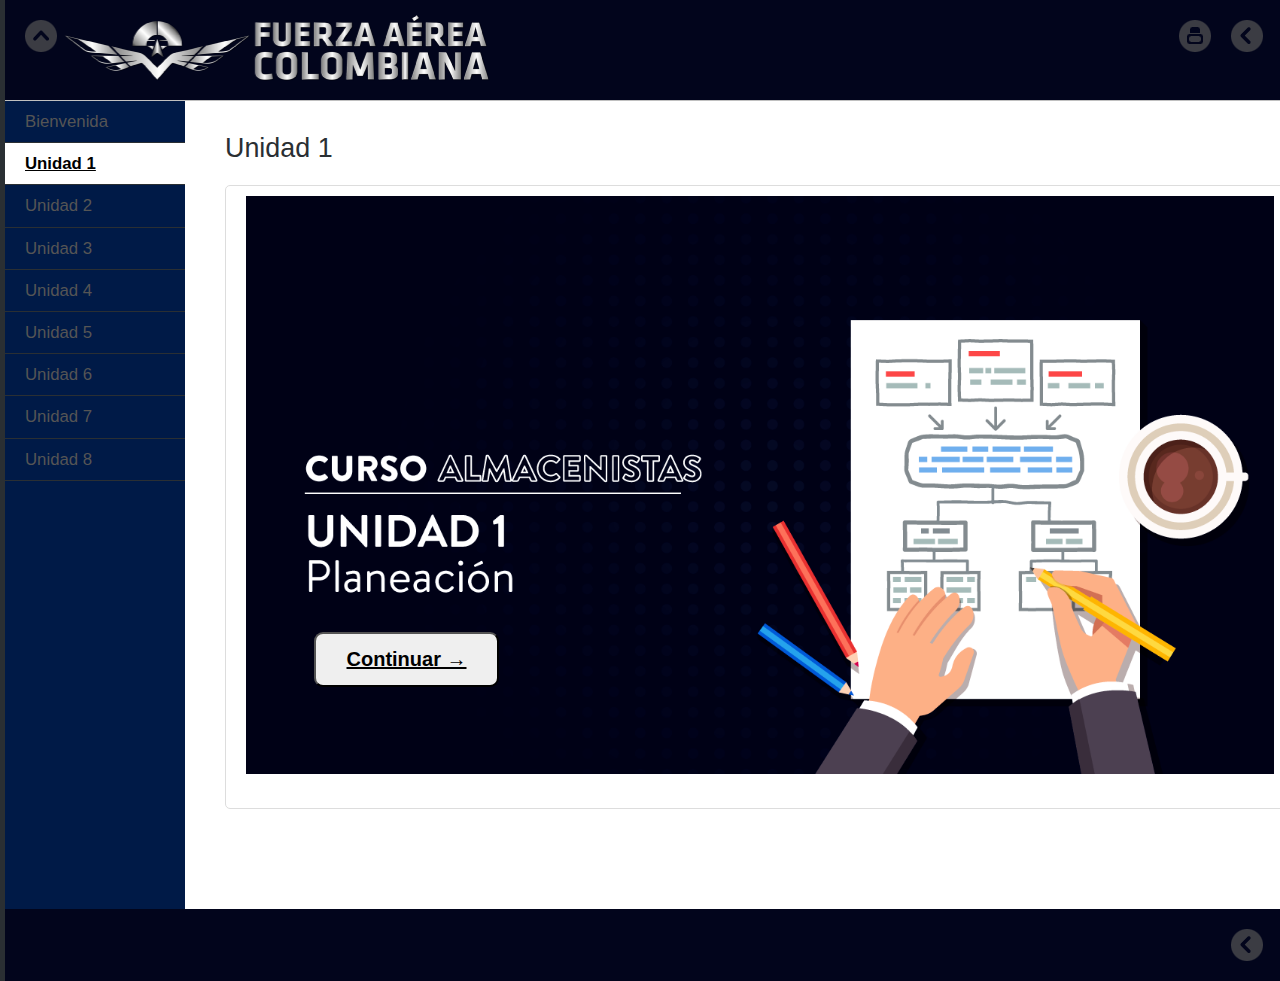
<file: unidad_1.html>
<!doctype html>
<html lang="es">
<head>
   <link rel="stylesheet" href="https://cdnjs.cloudflare.com/ajax/libs/animate.css/4.1.1/animate.min.css"/>
<link rel="stylesheet" type="text/css" href="base.css" />
<link rel="stylesheet" type="text/css" href="content.css" />
<link rel="stylesheet" type="text/css" href="nav.css" />
<meta http-equiv="content-type" content="text/html;  charset=utf-8" />
<title>Unidad 1 | CURSO </title>
<link rel="shortcut icon" href="favicon.ico" type="image/x-icon" />
<meta name="author" content="CURSO" />
<link rel="license" type="text/html" href="http://creativecommons.org/licenses/by-sa/4.0/" />
<meta name="generator" content="eXeLearning 2.6 - exelearning.net" />
<!--[if lt IE 9]><script type="text/javascript" src="exe_html5.js"></script><![endif]-->
<script type="text/javascript" src="exe_jquery.js"></script>
<script type="text/javascript" src="common_i18n.js"></script>
<script type="text/javascript" src="common.js"></script>
<meta name="viewport" content="width=device-width, initial-scale=1" />
    </head>
<body class="exe-web-site" id="exe-node-12"><script type="text/javascript">document.body.className+=" js"</script>
<div id="content">
<p id="skipNav"><a href="#main" class="sr-av">Saltar la navegación</a></p>
<header id="header" ></header>
<nav id="siteNav">
<ul>
   <li><a href="index.html" class="daddy main-node">Bienvenida</a></li>
   <li id="active"><a href="unidad_1.html" class="active no-ch">Unidad 1</a></li>
   <ul class="other-section">
      <li><a href="planificacion.html" class="no-ch">Planificación</a></li>
   </ul>
   
   
   <li><a href="unidad_2.html" class="no-ch">Unidad 2</a></li>
   <li><a href="unidad_3.html" class="no-ch">Unidad 3</a></li>
   <li><a href="unidad_4.html" class="no-ch">Unidad 4</a></li>
   <li><a href="unidad_5.html" class="no-ch">Unidad 5</a></li>
   <li><a href="unidad_6.html" class="no-ch">Unidad 6</a></li>
   <li><a href="unidad_7.html" class="no-ch">Unidad 7</a></li>
   <li><a href="unidad_8.html" class="no-ch">Unidad 8</a></li>
</ul>
</nav>
<div id="topPagination">
<nav class="pagination noprt">
<a href="index.html" class="prev"><span><span>&laquo; </span>Anterior</span></a>
 <span class="sep">| </span><a href="unidad_2.html" class="next"><span>Siguiente<span> &raquo;</span></span></a>
</nav>
</div>
<div id="main-wrapper">
<section id="main">
<header id="nodeDecoration"><h1 id="nodeTitle">Unidad 1</h1></header>
<article class="iDevice_wrapper textIdevice" id="id14">
   <div class="iDevice emphasis0" >
   <div id="ta14_112_2" class="block iDevice_content">
       <img src="images/Plantilla-de-diseno1.png"  width="1366" height="768" class="imgbienvenida">
   <div class="exe-text"><p><button class="boton1"><a href="unidad_2.html" class="enlace"><b>Continuar →</b></a></button>
    </p>
   </div>
   </div>
   </div>
   </article>
</section>
</div>
<div id="bottomPagination">
<nav class="pagination noprt">
<a href="index.html" class="prev"><span><span>&laquo; </span>Anterior</span></a>
 <span class="sep">| </span><a href="unidad_2.html" class="next"><span>Siguiente<span> &raquo;</span></span></a>
</nav>
</div>
</div>
<script type="text/javascript" src="_style_js.js"></script></body></html>
</file>
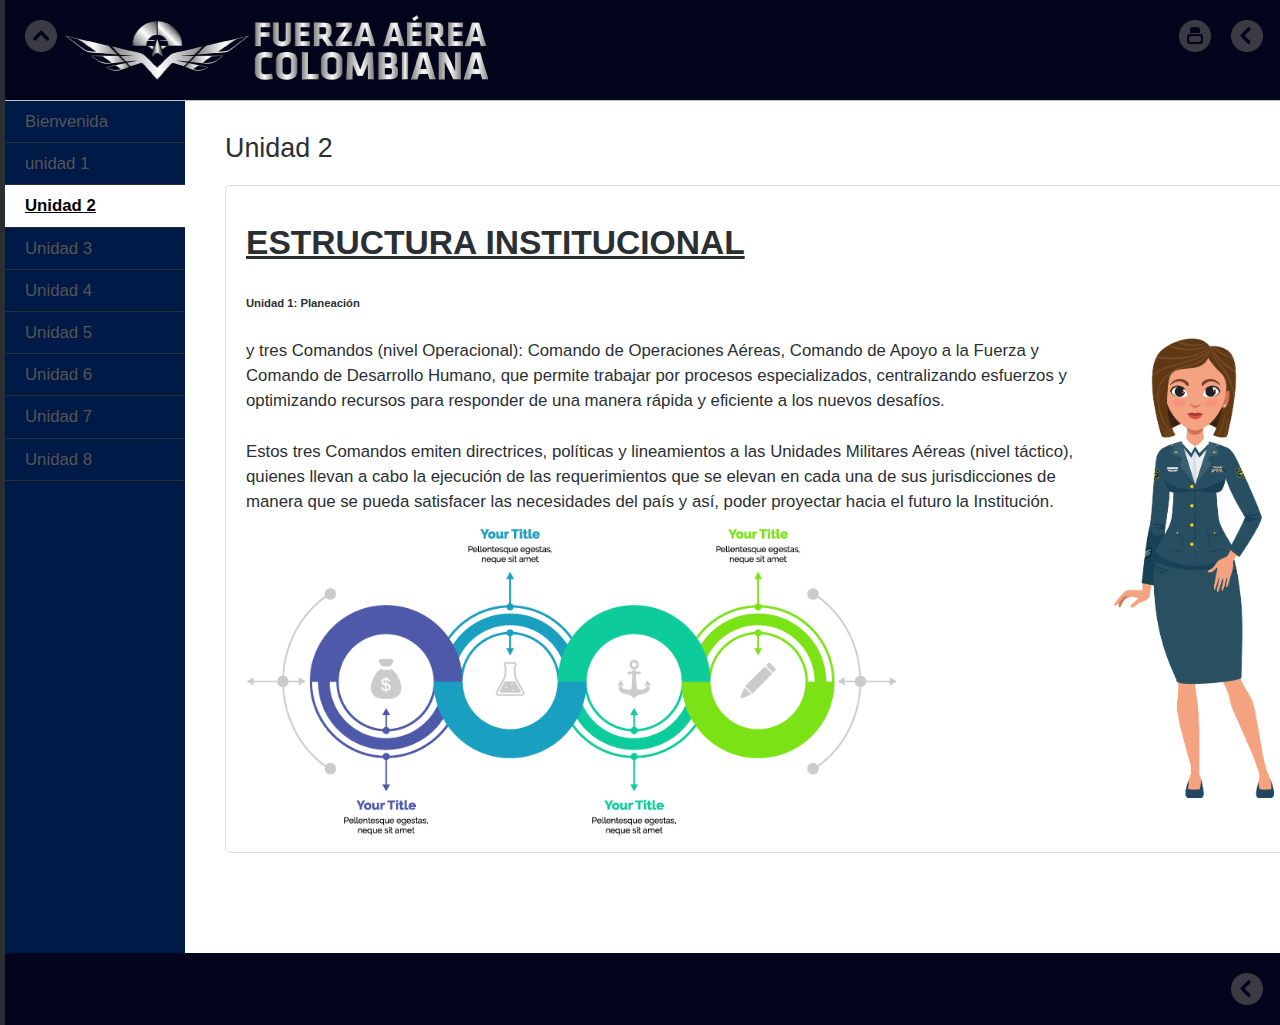
<file: unidad_2.html>
<!doctype html>
<html lang="es">
<head>
<link rel="stylesheet" href="https://cdnjs.cloudflare.com/ajax/libs/animate.css/4.1.1/animate.min.css"/>
<link rel="stylesheet" type="text/css" href="base.css" />
<link rel="stylesheet" type="text/css" href="content.css" />
<link rel="stylesheet" type="text/css" href="nav.css" />
<meta http-equiv="content-type" content="text/html;  charset=utf-8" />
<title>Unidad 2 | CURSO </title>
<link rel="shortcut icon" href="favicon.ico" type="image/x-icon" />
<meta name="author" content="CURSO" />
<link rel="license" type="text/html" href="http://creativecommons.org/licenses/by-sa/4.0/" />
<meta name="generator" content="eXeLearning 2.6 - exelearning.net" />
<!--[if lt IE 9]><script type="text/javascript" src="exe_html5.js"></script><![endif]-->
<script type="text/javascript" src="exe_jquery.js"></script>
<script type="text/javascript" src="common_i18n.js"></script>
<script type="text/javascript" src="common.js"></script>
<meta name="viewport" content="width=device-width, initial-scale=1" />
    </head>
<body class="exe-web-site" id="exe-node-12"><script type="text/javascript">document.body.className+=" js"</script>
<div id="content">
<p id="skipNav"><a href="#main" class="sr-av">Saltar la navegación</a></p>
<header id="header" ></header>
<nav id="siteNav">
<ul>
   <li><a href="index.html" class="daddy main-node">Bienvenida</a></li>
   <li><a href="unidad_1.html" class="daddy">unidad 1</a>
   <ul class="other-section">
      <li><a href="planificacion.html" class="no-ch">Planificación</a></li>
   </ul>
   </li>
   
   <li id="active"><a href="unidad_2.html" class="active no-ch">Unidad 2</a></li>
   <li><a href="unidad_3.html" class="no-ch">Unidad 3</a></li>
   <li><a href="unidad_4.html" class="no-ch">Unidad 4</a></li>
   <li><a href="unidad_5.html" class="no-ch">Unidad 5</a></li>
   <li><a href="unidad_6.html" class="no-ch">Unidad 6</a></li>
   <li><a href="unidad_7.html" class="no-ch">Unidad 7</a></li>
   <li><a href="unidad_8.html" class="no-ch">Unidad 8</a></li>
</ul>
</nav>
<div id="topPagination">
<nav class="pagination noprt">
<a href="unidad_1.html" class="prev"><span><span>&laquo; </span>Anterior</span></a>
 <span class="sep">| </span><a href="unidad_3.html" class="next"><span>Siguiente<span> &raquo;</span></span></a>
</nav>
</div>
<div id="main-wrapper">
<section id="main">
<header id="nodeDecoration"><h1 id="nodeTitle">Unidad 2</h1></header>
<article class="iDevice_wrapper textIdevice" id="id14">
   <div class="iDevice emphasis0" >
   <div id="ta14_112_2" class="block iDevice_content">
       


      <h1 class="fondo1"><b><u>ESTRUCTURA INSTITUCIONAL</u></b></h1>
      <h6>Unidad 1: Planeación</h6>
      <img src="images/Personaje.png" class="img2">
      <h8>y tres Comandos (nivel Operacional): Comando de Operaciones Aéreas, Comando de Apoyo a la Fuerza y
         Comando de Desarrollo Humano, que permite trabajar por procesos especializados, centralizando esfuerzos
         y optimizando recursos para responder de una manera rápida y eficiente a los nuevos desafíos.<br><br>
         Estos tres Comandos emiten directrices, políticas y lineamientos a las Unidades Militares Aéreas (nivel
         táctico), quienes llevan a cabo la ejecución de las requerimientos que se elevan en cada una de sus
         jurisdicciones de manera que se pueda satisfacer las necesidades del país y así, poder proyectar hacia el
         futuro la Institución.</h8><br>
         <img src="images/popup.png" class="img3">
   
    
   </div>
   </div>
   </article>
</section>
</div>
<div id="bottomPagination">
<nav class="pagination noprt">
<a href="unidad_1.html" class="prev"><span><span>&laquo; </span>Anterior</span></a> 
<span class="sep">| </span><a href="unidad_3.html" class="next"><span>Siguiente<span> &raquo;</span></span></a>
</nav>
</div>
</div>
<script type="text/javascript" src="_style_js.js"></script></body></html>
</file>
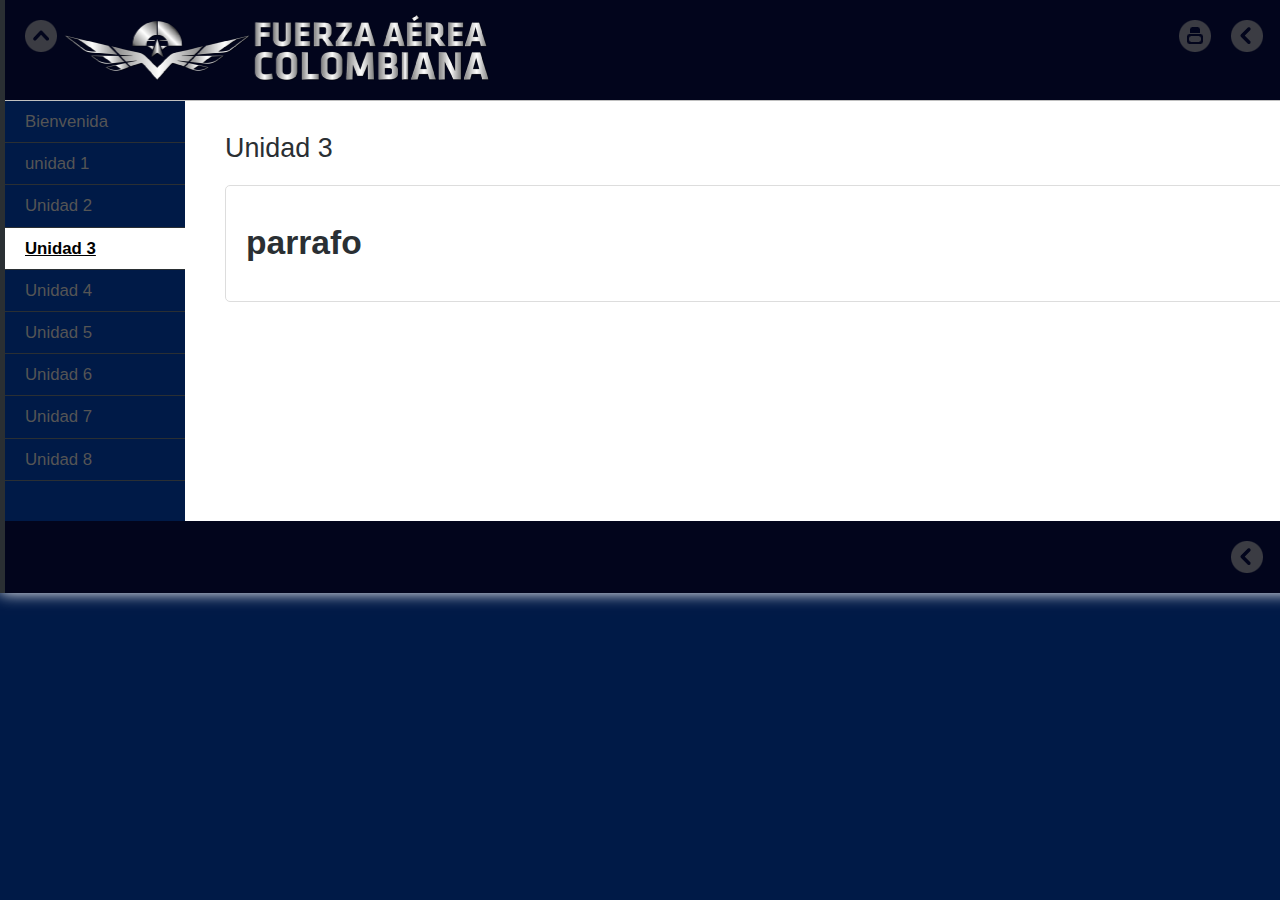
<file: unidad_3.html>
<!doctype html>
<html lang="es">
<head>
<link rel="stylesheet" href="https://cdnjs.cloudflare.com/ajax/libs/animate.css/4.1.1/animate.min.css"/>
<link rel="stylesheet" type="text/css" href="base.css" />
<link rel="stylesheet" type="text/css" href="content.css" />
<link rel="stylesheet" type="text/css" href="nav.css" />
<meta http-equiv="content-type" content="text/html;  charset=utf-8" />
<title>Unidad 3 | CURSO </title>
<link rel="shortcut icon" href="favicon.ico" type="image/x-icon" />
<meta name="author" content="CURSO" />
<link rel="license" type="text/html" href="http://creativecommons.org/licenses/by-sa/4.0/" />
<meta name="generator" content="eXeLearning 2.6 - exelearning.net" />
<!--[if lt IE 9]><script type="text/javascript" src="exe_html5.js"></script><![endif]-->
<script type="text/javascript" src="exe_jquery.js"></script>
<script type="text/javascript" src="common_i18n.js"></script>
<script type="text/javascript" src="common.js"></script>
<meta name="viewport" content="width=device-width, initial-scale=1" />
    </head>
<body class="exe-web-site" id="exe-node-12"><script type="text/javascript">document.body.className+=" js"</script>
<div id="content">
<p id="skipNav"><a href="#main" class="sr-av">Saltar la navegación</a></p>
<header id="header" ></header>
<nav id="siteNav">
<ul>
   <li><a href="index.html" class="daddy main-node">Bienvenida</a></li>
   <li><a href="unidad_1.html" class="daddy">unidad 1</a>
   <ul class="other-section">
      <li><a href="planificacion.html" class="no-ch">Planificación</a></li>
   </ul>
   </li>
   <li><a href="unidad_2.html" class="no-ch">Unidad 2</a></li>
   <li id="active"><a href="unidad_3.html" class="active no-ch">Unidad 3</a></li>
   <li><a href="unidad_4.html" class="no-ch">Unidad 4</a></li>
   <li><a href="unidad_5.html" class="no-ch">Unidad 5</a></li>
   <li><a href="unidad_6.html" class="no-ch">Unidad 6</a></li>
   <li><a href="unidad_7.html" class="no-ch">Unidad 7</a></li>
   <li><a href="unidad_8.html" class="no-ch">Unidad 8</a></li>
</ul>
</nav>
<div id="topPagination">
<nav class="pagination noprt">
<a href="unidad_2.html" class="prev"><span><span>&laquo; </span>Anterior</span></a> 
<span class="sep">| </span><a href="unidad_4.html" class="next"><span>Siguiente<span> &raquo;</span></span></a>
</nav>
</div>
<div id="main-wrapper">
<section id="main">
<header id="nodeDecoration"><h1 id="nodeTitle">Unidad 3</h1></header>
<article class="iDevice_wrapper textIdevice" id="id14">
   <div class="iDevice emphasis0" >
   <div id="ta14_112_2" class="block iDevice_content">

   <h1>parrafo</h1>
    
   
   </div>
   </div>
   </article>
</section>
</div>
<div id="bottomPagination">
<nav class="pagination noprt">
<a href="unidad_2.html" class="prev"><span><span>&laquo; </span>Anterior</span></a>
 <span class="sep">| </span><a href="unidad_4.html" class="next"><span>Siguiente<span> &raquo;</span></span></a>
</nav>
</div>
</div>
<script type="text/javascript" src="_style_js.js"></script></body></html>
</file>
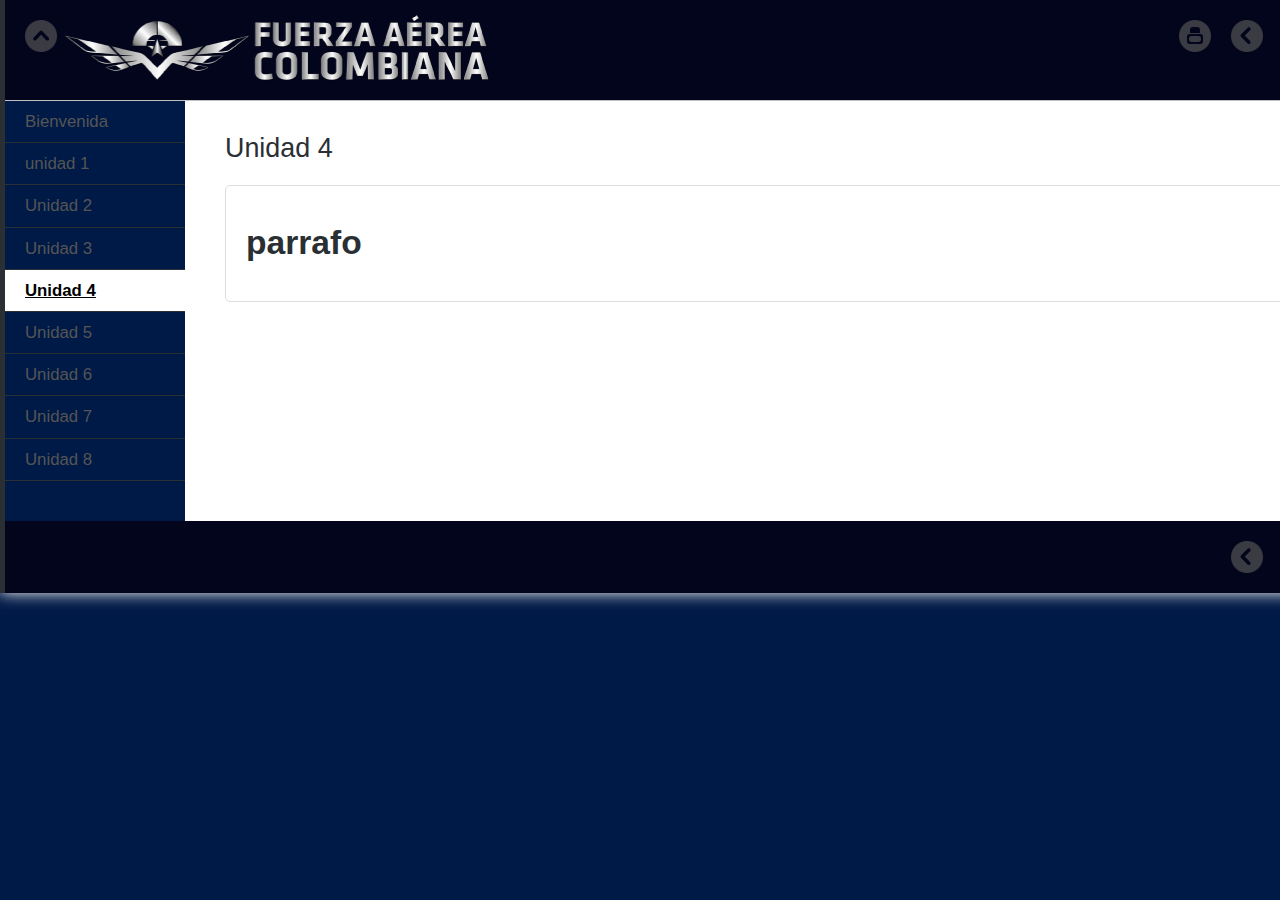
<file: unidad_4.html>
<!doctype html>
<html lang="es">
<head>
<link rel="stylesheet" href="https://cdnjs.cloudflare.com/ajax/libs/animate.css/4.1.1/animate.min.css"/>
<link rel="stylesheet" type="text/css" href="base.css" />
<link rel="stylesheet" type="text/css" href="content.css" />
<link rel="stylesheet" type="text/css" href="nav.css" />
<meta http-equiv="content-type" content="text/html;  charset=utf-8" />
<title>Unidad 4 | CURSO </title>
<link rel="shortcut icon" href="favicon.ico" type="image/x-icon" />
<meta name="author" content="CURSO" />
<link rel="license" type="text/html" href="http://creativecommons.org/licenses/by-sa/4.0/" />
<meta name="generator" content="eXeLearning 2.6 - exelearning.net" />
<!--[if lt IE 9]><script type="text/javascript" src="exe_html5.js"></script><![endif]-->
<script type="text/javascript" src="exe_jquery.js"></script>
<script type="text/javascript" src="common_i18n.js"></script>
<script type="text/javascript" src="common.js"></script>
<meta name="viewport" content="width=device-width, initial-scale=1" />
    </head>
<body class="exe-web-site" id="exe-node-13"><script type="text/javascript">document.body.className+=" js"</script>
<div id="content">
<p id="skipNav"><a href="#main" class="sr-av">Saltar la navegación</a></p>
<header id="header" ></header>
<nav id="siteNav">
<ul>
   <li><a href="index.html" class="daddy main-node">Bienvenida</a></li>
   <li><a href="unidad_1.html" class="daddy">unidad 1</a>
   <ul class="other-section">
      <li><a href="planificacion.html" class="no-ch">Planificación</a></li>
   </ul>
   </li>
   <li><a href="unidad_2.html" class="no-ch">Unidad 2</a></li>
   <li><a href="unidad_3.html" class="no-ch">Unidad 3</a></li>
   <li id="active"><a href="unidad_4.html" class="active no-ch">Unidad 4</a></li>
   <li><a href="unidad_5.html" class="no-ch">Unidad 5</a></li>
   <li><a href="unidad_6.html" class="no-ch">Unidad 6</a></li>
   <li><a href="unidad_7.html" class="no-ch">Unidad 7</a></li>
   <li><a href="unidad_8.html" class="no-ch">Unidad 8</a></li>
</ul>
</nav>
<div id="topPagination">
<nav class="pagination noprt">
<a href="unidad_3.html" class="prev"><span><span>&laquo; </span>Anterior</span></a> 
<span class="sep">| </span><a href="unidad_5.html" class="next"><span>Siguiente<span> &raquo;</span></span></a>
</nav>
</div>
<div id="main-wrapper">
<section id="main">
<header id="nodeDecoration"><h1 id="nodeTitle">Unidad 4</h1></header>
<article class="iDevice_wrapper textIdevice" id="id14">
   <div class="iDevice emphasis0" >
   <div id="ta14_112_2" class="block iDevice_content">

   <h1>parrafo</h1>
    
   
   </div>
   </div>
   </article>


</section>
</div>
<div id="bottomPagination">
<nav class="pagination noprt">
<a href="unidad_3.html" class="prev"><span><span>&laquo; </span>Anterior</span></a>
 <span class="sep">| </span><a href="unidad_5.html" class="next"><span>Siguiente<span> &raquo;</span></span></a>
</nav>
</div>
</div>
<script type="text/javascript" src="_style_js.js"></script></body></html>
</file>
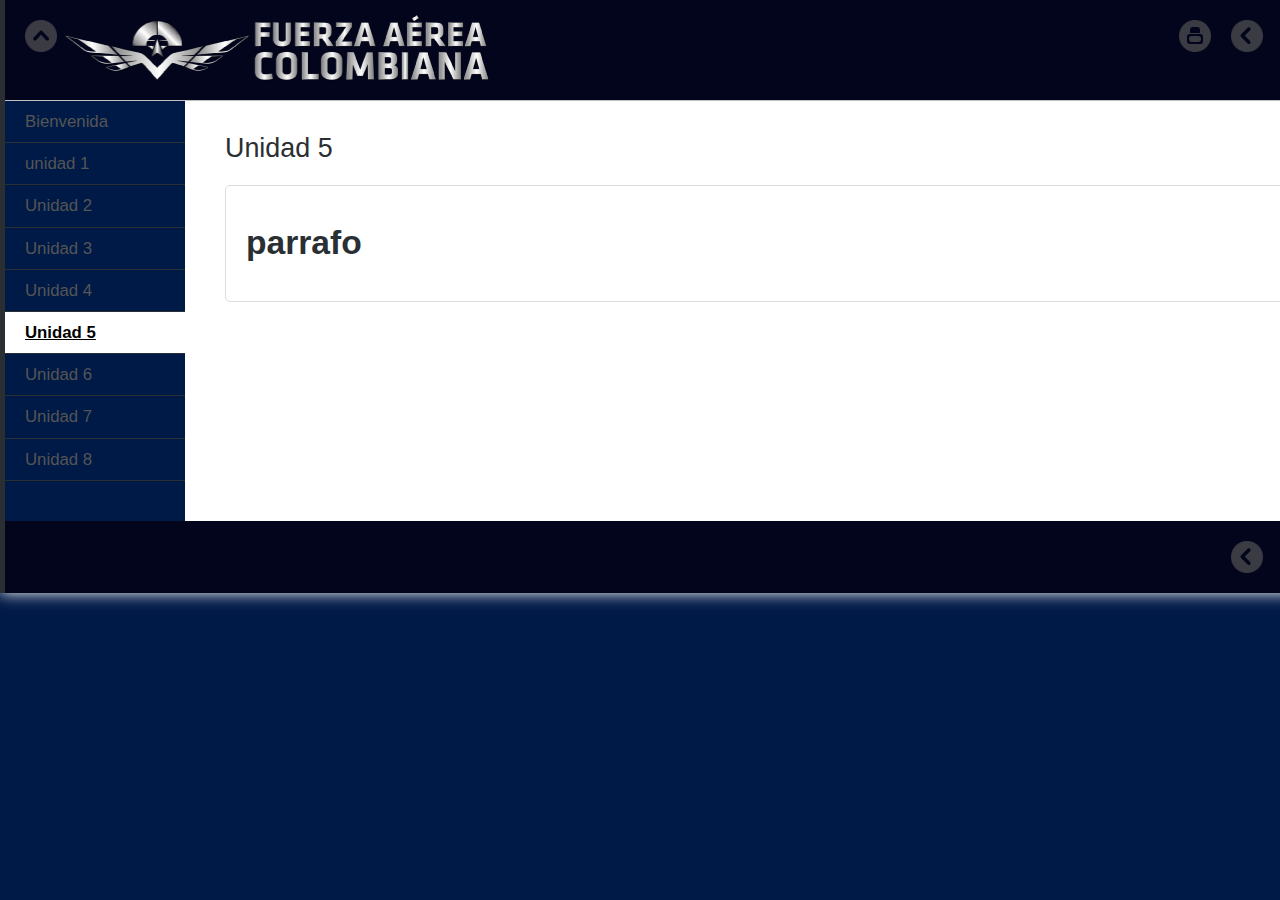
<file: unidad_5.html>
<!doctype html>
<html lang="es">
<head>
<link rel="stylesheet" href="https://cdnjs.cloudflare.com/ajax/libs/animate.css/4.1.1/animate.min.css"/>
<link rel="stylesheet" type="text/css" href="base.css" />
<link rel="stylesheet" type="text/css" href="content.css" />
<link rel="stylesheet" type="text/css" href="nav.css" />
<meta http-equiv="content-type" content="text/html;  charset=utf-8" />
<title>Unidad 5 | CURSO </title>
<link rel="shortcut icon" href="favicon.ico" type="image/x-icon" />
<meta name="author" content="CURSO" />
<link rel="license" type="text/html" href="http://creativecommons.org/licenses/by-sa/4.0/" />
<meta name="generator" content="eXeLearning 2.6 - exelearning.net" />
<!--[if lt IE 9]><script type="text/javascript" src="exe_html5.js"></script><![endif]-->
<script type="text/javascript" src="exe_jquery.js"></script>
<script type="text/javascript" src="common_i18n.js"></script>
<script type="text/javascript" src="common.js"></script>
<meta name="viewport" content="width=device-width, initial-scale=1" />
    </head>
<body class="exe-web-site" id="exe-node-15"><script type="text/javascript">document.body.className+=" js"</script>
<div id="content">
<p id="skipNav"><a href="#main" class="sr-av">Saltar la navegación</a></p>
<header id="header" ></header>
<nav id="siteNav">
<ul>
   <li><a href="index.html" class="daddy main-node">Bienvenida</a></li>
   <li><a href="unidad_1.html" class="daddy">unidad 1</a>
   <ul class="other-section">
      <li><a href="planificacion.html" class="no-ch">Planificación</a></li>
   </ul>
   </li>
   <li><a href="unidad_2.html" class="no-ch">Unidad 2</a></li>
   <li><a href="unidad_3.html" class="no-ch">Unidad 3</a></li>
   <li><a href="unidad_4.html" class="no-ch">Unidad 4</a></li>
   <li id="active"><a href="unidad_5.html" class="active no-ch">Unidad 5</a></li>
   <li><a href="unidad_6.html" class="no-ch">Unidad 6</a></li>
   <li><a href="unidad_7.html" class="no-ch">Unidad 7</a></li>
   <li><a href="unidad_8.html" class="no-ch">Unidad 8</a></li>
</ul>
</nav>
<div id="topPagination">
<nav class="pagination noprt">
<a href="unidad_4.html" class="prev"><span><span>&laquo; </span>Anterior</span></a>
 <span class="sep">| </span><a href="unidad_6.html" class="next"><span>Siguiente<span> &raquo;</span></span></a>
</nav>
</div>
<div id="main-wrapper">
<section id="main">
<header id="nodeDecoration"><h1 id="nodeTitle">Unidad 5</h1></header>
<article class="iDevice_wrapper textIdevice" id="id14">
   <div class="iDevice emphasis0" >
   <div id="ta14_112_2" class="block iDevice_content">

   <h1>parrafo</h1>
    
   
   </div>
   </div>
   </article>

</section>
</div>
<div id="bottomPagination">
<nav class="pagination noprt">
<a href="unidad_4.html" class="prev"><span><span>&laquo; </span>Anterior</span></a> 
<span class="sep">| </span><a href="unidad_6.html" class="next"><span>Siguiente<span> &raquo;</span></span></a>
</nav>
</div>
</div>
<script type="text/javascript" src="_style_js.js"></script></body></html>
</file>
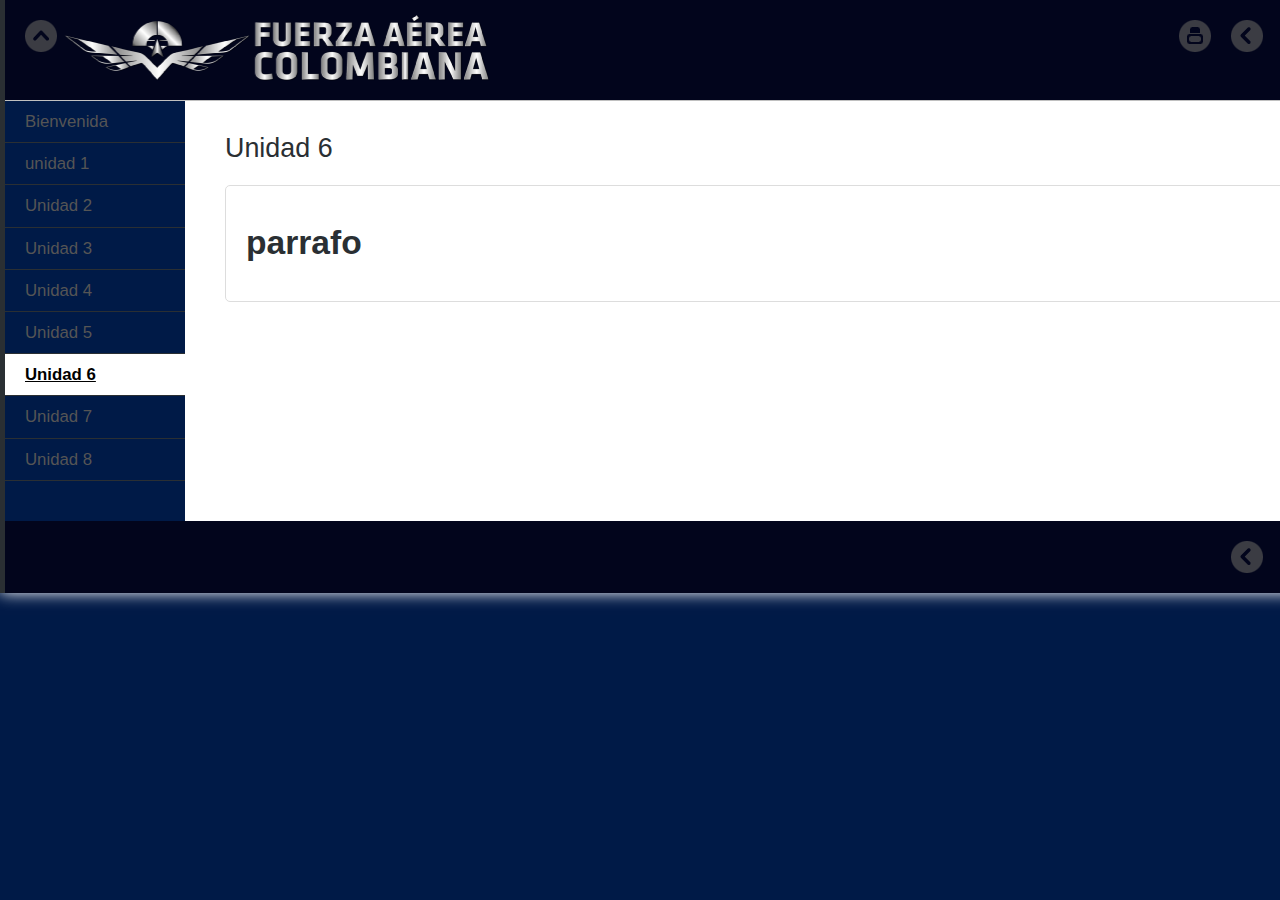
<file: unidad_6.html>
<!doctype html>
<html lang="es">
<head>
<link rel="stylesheet" href="https://cdnjs.cloudflare.com/ajax/libs/animate.css/4.1.1/animate.min.css"/>
<link rel="stylesheet" type="text/css" href="base.css" />
<link rel="stylesheet" type="text/css" href="content.css" />
<link rel="stylesheet" type="text/css" href="nav.css" />
<meta http-equiv="content-type" content="text/html;  charset=utf-8" />
<title>Unidad 6 | CURSO </title>
<link rel="shortcut icon" href="favicon.ico" type="image/x-icon" />
<meta name="author" content="CURSO" />
<link rel="license" type="text/html" href="http://creativecommons.org/licenses/by-sa/4.0/" />
<meta name="generator" content="eXeLearning 2.6 - exelearning.net" />
<!--[if lt IE 9]><script type="text/javascript" src="exe_html5.js"></script><![endif]-->
<script type="text/javascript" src="exe_jquery.js"></script>
<script type="text/javascript" src="common_i18n.js"></script>
<script type="text/javascript" src="common.js"></script>
<meta name="viewport" content="width=device-width, initial-scale=1" />
    </head>
<body class="exe-web-site" id="exe-node-16"><script type="text/javascript">document.body.className+=" js"</script>
<div id="content">
<p id="skipNav"><a href="#main" class="sr-av">Saltar la navegación</a></p>
<header id="header" ></header>
<nav id="siteNav">
<ul>
   <li><a href="index.html" class="daddy main-node">Bienvenida</a></li>
   <li><a href="unidad_1.html" class="daddy">unidad 1</a>
   <ul class="other-section">
      <li><a href="planificacion.html" class="no-ch">Planificación</a></li>
   </ul>
   </li>
   <li><a href="unidad_2.html" class="no-ch">Unidad 2</a></li>
   <li><a href="unidad_3.html" class="no-ch">Unidad 3</a></li>
   <li><a href="unidad_4.html" class="no-ch">Unidad 4</a></li>
   <li><a href="unidad_5.html" class="no-ch">Unidad 5</a></li>
   <li id="active"><a href="unidad_6.html" class="active no-ch">Unidad 6</a></li>
   <li><a href="unidad_7.html" class="no-ch">Unidad 7</a></li>
   <li><a href="unidad_8.html" class="no-ch">Unidad 8</a></li>
</ul>
</nav>
<div id="topPagination">
<nav class="pagination noprt">
<a href="unidad_5.html" class="prev"><span><span>&laquo; </span>Anterior</span></a>
 <span class="sep">| </span><a href="unidad_7.html" class="next"><span>Siguiente<span> &raquo;</span></span></a>
</nav>
</div>
<div id="main-wrapper">
<section id="main">
<header id="nodeDecoration"><h1 id="nodeTitle">Unidad 6</h1></header>
<article class="iDevice_wrapper textIdevice" id="id14">
   <div class="iDevice emphasis0" >
   <div id="ta14_112_2" class="block iDevice_content">

   <h1>parrafo</h1>
    
   
   </div>
   </div>
   </article>

</section>
</div>
<div id="bottomPagination">
<nav class="pagination noprt">
<a href="unidad_5.html" class="prev"><span><span>&laquo; </span>Anterior</span></a>
 <span class="sep">| </span><a href="unidad_7.html" class="next"><span>Siguiente<span> &raquo;</span></span></a>
</nav>
</div>
</div>
<script type="text/javascript" src="_style_js.js"></script></body></html>
</file>
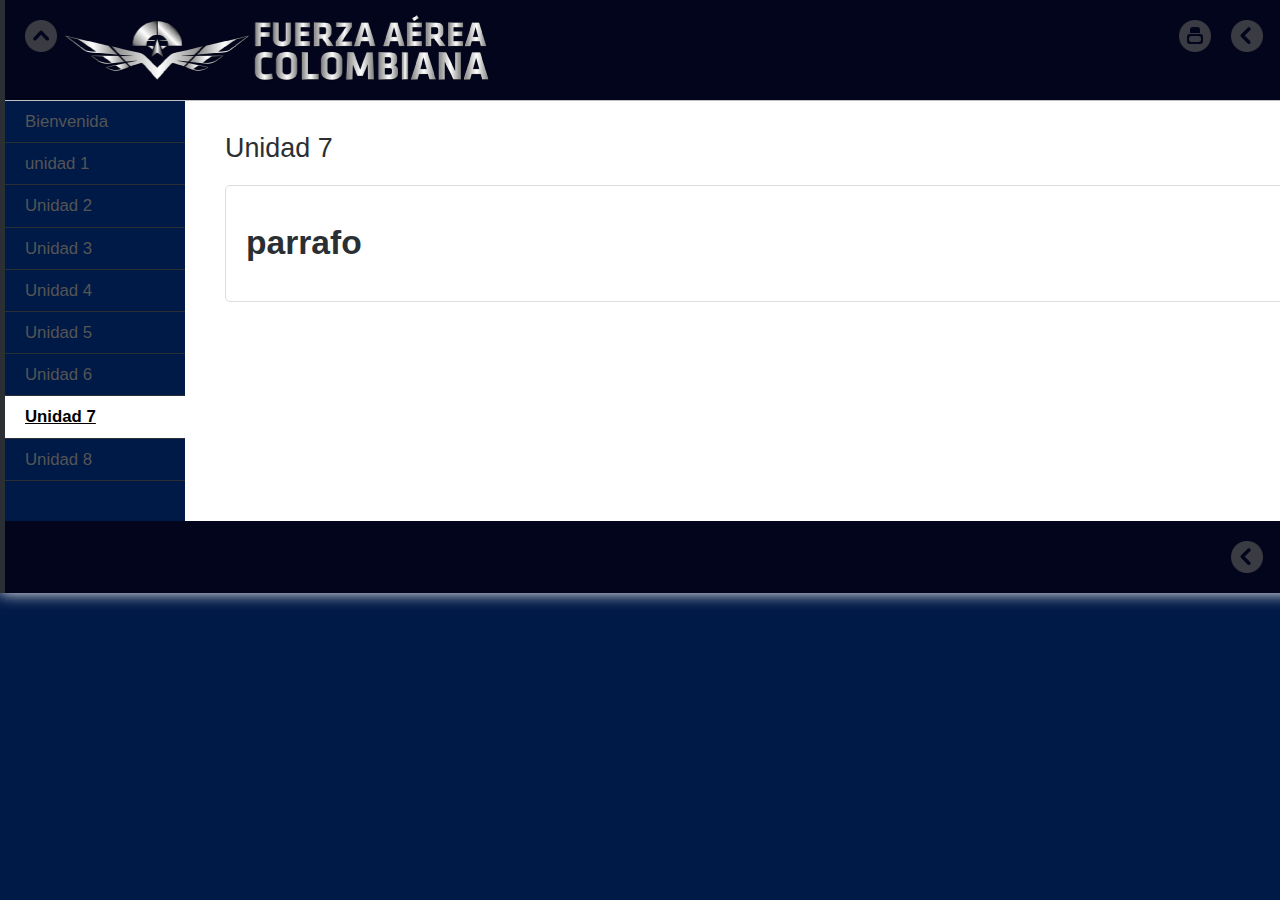
<file: unidad_7.html>
<!doctype html>
<html lang="es">
<head>
<link rel="stylesheet" href="https://cdnjs.cloudflare.com/ajax/libs/animate.css/4.1.1/animate.min.css"/>
<link rel="stylesheet" type="text/css" href="base.css" />
<link rel="stylesheet" type="text/css" href="content.css" />
<link rel="stylesheet" type="text/css" href="nav.css" />
<meta http-equiv="content-type" content="text/html;  charset=utf-8" />
<title>Unidad 7 | CURSO </title>
<link rel="shortcut icon" href="favicon.ico" type="image/x-icon" />
<meta name="author" content="CURSO" />
<link rel="license" type="text/html" href="http://creativecommons.org/licenses/by-sa/4.0/" />
<meta name="generator" content="eXeLearning 2.6 - exelearning.net" />
<!--[if lt IE 9]><script type="text/javascript" src="exe_html5.js"></script><![endif]-->
<script type="text/javascript" src="exe_jquery.js"></script>
<script type="text/javascript" src="common_i18n.js"></script>
<script type="text/javascript" src="common.js"></script>
<meta name="viewport" content="width=device-width, initial-scale=1" />
    </head>
<body class="exe-web-site" id="exe-node-17"><script type="text/javascript">document.body.className+=" js"</script>
<div id="content">
<p id="skipNav"><a href="#main" class="sr-av">Saltar la navegación</a></p>
<header id="header" ></header>
<nav id="siteNav">
<ul>
   <li><a href="index.html" class="daddy main-node">Bienvenida</a></li>
   <li><a href="unidad_1.html" class="daddy">unidad 1</a>
   <ul class="other-section">
      <li><a href="planificacion.html" class="no-ch">Planificación</a></li>
   </ul>
   </li>
   <li><a href="unidad_2.html" class="no-ch">Unidad 2</a></li>
   <li><a href="unidad_3.html" class="no-ch">Unidad 3</a></li>
   <li><a href="unidad_4.html" class="no-ch">Unidad 4</a></li>
   <li><a href="unidad_5.html" class="no-ch">Unidad 5</a></li>
   <li><a href="unidad_6.html" class="no-ch">Unidad 6</a></li>
   <li id="active"><a href="unidad_7.html" class="active no-ch">Unidad 7</a></li>
   <li><a href="unidad_8.html" class="no-ch">Unidad 8</a></li>
</ul>
</nav>
<div id="topPagination">
<nav class="pagination noprt">
<a href="unidad_6.html" class="prev"><span><span>&laquo; </span>Anterior</span></a>
 <span class="sep">| </span><a href="unidad_8.html" class="next"><span>Siguiente<span> &raquo;</span></span></a>
</nav>
</div>
<div id="main-wrapper">
<section id="main">
<header id="nodeDecoration"><h1 id="nodeTitle">Unidad 7</h1></header>
<article class="iDevice_wrapper textIdevice" id="id14">
   <div class="iDevice emphasis0" >
   <div id="ta14_112_2" class="block iDevice_content">

   <h1>parrafo</h1>
    
   
   </div>
   </div>
   </article>

</section>
</div>
<div id="bottomPagination">
<nav class="pagination noprt">
<a href="unidad_6.html" class="prev"><span><span>&laquo; </span>Anterior</span></a>
 <span class="sep">| </span><a href="unidad_8.html" class="next"><span>Siguiente<span> &raquo;</span></span></a>
</nav>
</div>
</div>
<script type="text/javascript" src="_style_js.js"></script></body></html>
</file>
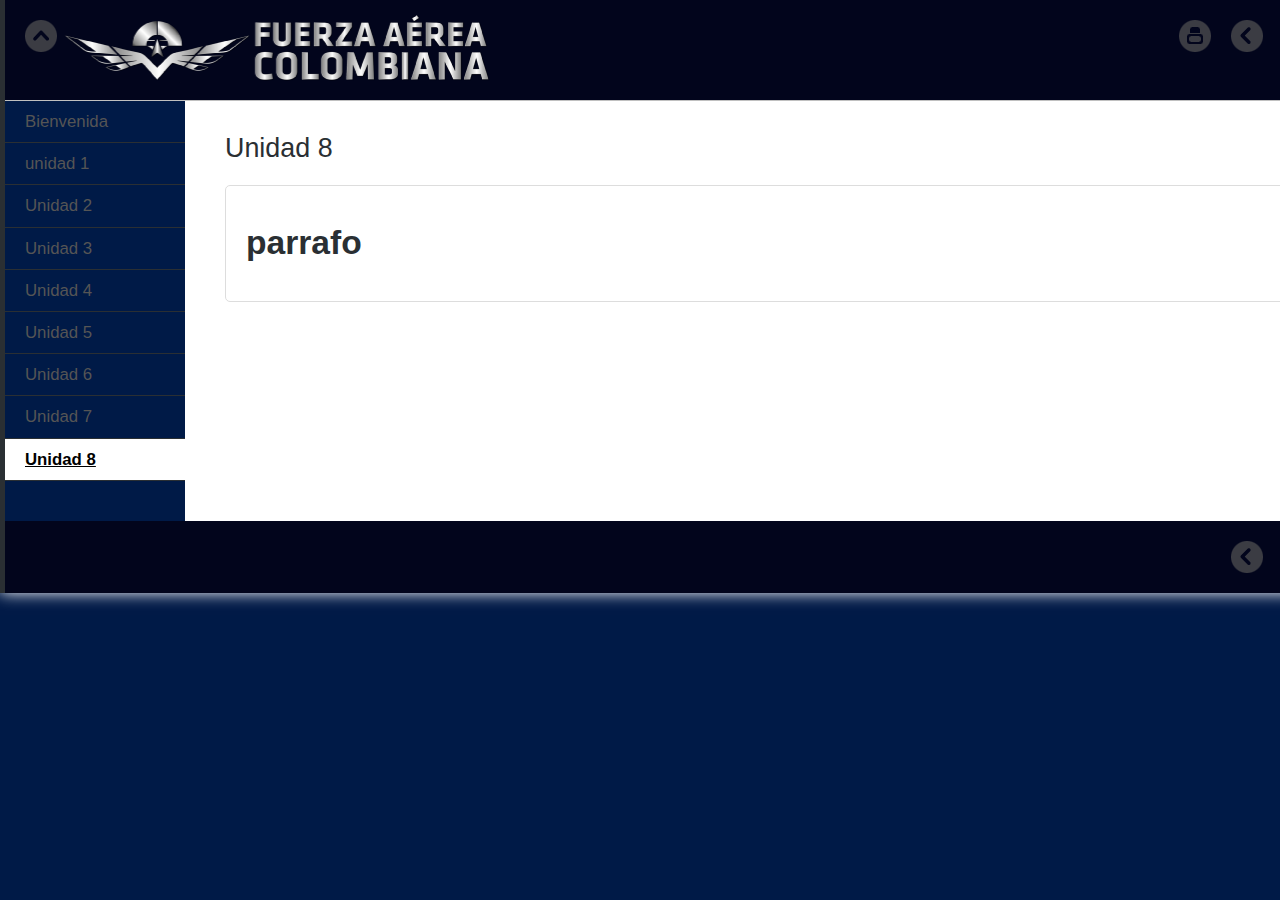
<file: unidad_8.html>
<!doctype html>
<html lang="es">
<head>
<link rel="stylesheet" href="https://cdnjs.cloudflare.com/ajax/libs/animate.css/4.1.1/animate.min.css"/>
<link rel="stylesheet" type="text/css" href="base.css" />
<link rel="stylesheet" type="text/css" href="content.css" />
<link rel="stylesheet" type="text/css" href="nav.css" />
<meta http-equiv="content-type" content="text/html;  charset=utf-8" />
<title>Unidad 8 | CURSO </title>
<link rel="shortcut icon" href="favicon.ico" type="image/x-icon" />
<meta name="author" content="CURSO" />
<link rel="license" type="text/html" href="http://creativecommons.org/licenses/by-sa/4.0/" />
<meta name="generator" content="eXeLearning 2.6 - exelearning.net" />
<!--[if lt IE 9]><script type="text/javascript" src="exe_html5.js"></script><![endif]-->
<script type="text/javascript" src="exe_jquery.js"></script>
<script type="text/javascript" src="common_i18n.js"></script>
<script type="text/javascript" src="common.js"></script>
<meta name="viewport" content="width=device-width, initial-scale=1" />
    </head>
<body class="exe-web-site" id="exe-node-19"><script type="text/javascript">document.body.className+=" js"</script>
<div id="content">
<p id="skipNav"><a href="#main" class="sr-av">Saltar la navegación</a></p>
<header id="header" ></header>
<nav id="siteNav">
<ul>
   <li><a href="index.html" class="daddy main-node">Bienvenida</a></li>
   <li><a href="unidad_1.html" class="daddy">unidad 1</a>
   <ul class="other-section">
      <li><a href="planificacion.html" class="no-ch">Planificación</a></li>
   </ul>
   </li>
   <li><a href="unidad_2.html" class="no-ch">Unidad 2</a></li>
   <li><a href="unidad_3.html" class="no-ch">Unidad 3</a></li>
   <li><a href="unidad_4.html" class="no-ch">Unidad 4</a></li>
   <li><a href="unidad_5.html" class="no-ch">Unidad 5</a></li>
   <li><a href="unidad_6.html" class="no-ch">Unidad 6</a></li>
   <li><a href="unidad_7.html" class="no-ch">Unidad 7</a></li>
   <li id="active"><a href="unidad_8.html" class="active no-ch">Unidad 8</a></li>
</ul>
</nav>
<div id="topPagination">
<nav class="pagination noprt">
<a href="unidad_7.html" class="prev"><span><span>&laquo; </span>Anterior</span></a>
</nav>
</div>
<div id="main-wrapper">
<section id="main">
<header id="nodeDecoration"><h1 id="nodeTitle">Unidad 8</h1></header>
<article class="iDevice_wrapper textIdevice" id="id14">
   <div class="iDevice emphasis0" >
   <div id="ta14_112_2" class="block iDevice_content">

   <h1>parrafo</h1>
    
   
   </div>
   </div>
   </article>

</section>
</div>
<div id="bottomPagination">
<nav class="pagination noprt">
<a href="unidad_7.html" class="prev"><span><span>&laquo; </span>Anterior</span></a>
</nav>
</div>
</div>
<script type="text/javascript" src="_style_js.js"></script></body></html>
</file>
<file: base.css>
body{
    margin:0;
    padding:0 10px 10px 10px;
    font-family:arial,verdana,helvetica,sans-serif;
    font-size:.8em;
}
#header{
    text-align:left;
    height:50px;
    padding-left:20px;
    font-size:2.2em;
    font-weight:bold;
}
    a{
        text-decoration:none;
    }a:hover,a:focus{
        text-decoration:underline;
    }
    img.submit,img.help,img.info,img.gallery{
        border:0;
    }
    li{
        list-style-position:inside;
    }
    #nodeDecoration{
        padding:.1em;
        border-bottom:0;
        text-align:right;
    }
    .block,.feedback{
        display:block;
        padding-top:.25em;
        padding-bottom:.25em;
    }
    .feedback{
        font-family:times,serif;
        font-size:120%;
    }
    .feedback-button p{
        margin:0;
    }
    .emphasis0{
        padding-left:0;
        margin:0;
    }
    .iDeviceTitle{
        font-weight:bold;
        position:relative;
        top:-18px;
    }
    input.feedbackbutton{
        margin-top:10px;
        margin-bottom:10px;
    }
    .popupDiv{
        background-color:#EDEFF0;
        border:2px solid #607489;
        padding:0 4px 4px 4px;
        margin-left:15px;
        text-align:left;
        z-index:99;
        border-radius:3px;
    }
    .popupDivLabel{
        text-align:center;
        font:message-box;
        font-weight:bold;
        color:#fff;
        cursor:move;
        margin:0 -4px;
        background-image:url(popup_bg.gif);
    }
    @media print{
        .feedback{
            display:block!important;
        }
        .feedback.iDevice_solution a{
            text-decoration:none;
            color:inherit;
        }
        .iDevice_solution li span{
            display:none;
        }
        div.node,article.node{
            page-break-after:always;
        }
        .external-iframe{
            display:none;
        }
        .external-iframe-src{
            display:block!important;
            margin:2em 0;
            font-size:.95em;
            text-align:center
        }
    }
    .external-iframe{
        border:0;
    }.iDevice a,#siteFooter a,#packageLicense a,.toggle-idevice a{
        text-decoration:underline;
    }
    .iDevice a:hover,#siteFooter a:hover,#packageLicense a:hover,.toggle-idevice a:hover{
        text-decoration:none;
    }
    .pre-code{
        background:#112C4A;
        color:#E7ECF1;
        font-family:Monaco,Courier,monospace;
        border-radius:9px;
        font-size:12px;
        margin:2em 1em;
        overflow:auto;
        padding:20px;
    }
    .iDevice_content{
        position:relative;
        max-width:100%;
    }
    .exe-epub3 .iDevice_content{
        position:static;
    }
    .iDevice_header{
        background-position:0 50%;
        background-repeat:no-repeat;
    }
    .iDevice_header.iDevice_header_noIcon{
        background-image:none;
        padding:5px 0;
    }
    .TrueFalseIdevice label{
        white-space:nowrap;
        margin-right:1em;
        line-height:1.7em;
    }
    .exe-dl{
        margin-bottom:2em;
        margin-left:1.5em;
    }
    .exe-dl dt{
        font-weight:bold;
    }
    .exe-dl dd{
        margin:1em 1.5em;
    }
    .js .exe-dl dt{
        margin:1.2em 0 0 0;
    }
    .exe-dl dt a{
        text-decoration:underline;
    }
    .exe-dl .icon,.exe-dl-toggler a{
        display:block;
        width:20px;
        height:20px;
        font-size:1.2em;
        margin-right:1em;
        line-height:20px;
        text-align:center;
        float:left;
        border-radius:2px;
        position:relative;
    }
    .exe-dl-toggler{
        height:20px;
        margin:1.5em;
    }
    .exe-dl-toggler a{
        margin-left:0;
        font-weight:bold;
    }
    .js .exe-dl dd{
        display:none;
        padding-left:0;margin:1em 1em 1em 37px;
    }
    .exe-math{
        margin:2em 0;
    }
    .exe-math,.MathJax_Display{
        text-align:left!important;
    }
    .exe-math.position-center,.position-center .MathJax_Display,[style*="text-align: center"] .MathJax_Display
    {
        text-align:center!important;
    }
    .exe-math.position-right,.position-right .MathJax_Display,[style*="text-align: right"] .MathJax_Display
    {
        text-align:right!important;
    }
    .js .show-image .exe-math-code,.js .show-code .exe-math-img
    {
        display:none;
    }
    .exe-math-links
    {
        font-size:.85em;
    }
        .exe-figure
        {
            margin:2em 0;
            max-width:100%;
        }
        .position-center
        {
            margin:2em auto;
        }
        .position-right
        {
            margin:2em 0 2em auto;
        }
        .float-left
        {
            float:left;
            margin:.5em 1.5em 1em 0;
        }
        .float-right
        {
            float:right;
            margin:.5em 0 1em 2em;
        }
        .figcaption{
            padding-top:.2em;
        }
        .figcaption.header{
            padding-top:0;
            padding-bottom:.2em;
        }
        .exe-layout-2-cols,.exe-layout-3-cols{
            width:100%;
        }
        .exe-layout-2-cols .exe-col{
            float:left;
            width:49%;
        }
        .exe-layout-2-cols .exe-col-1{
            padding-right:1%;
        }
        .exe-layout-2-cols .exe-col-2{
            padding-left:1%;
        }
        .exe-layout-2-30-70 .exe-col{
            width:69%;
        }
        .exe-layout-2-30-70 .exe-col-1{
            width:29%;
        }
        .exe-layout-2-70-30 .exe-col{width:29%}.exe-layout-2-70-30 .exe-col-1{width:69%}.exe-layout-3-cols .exe-col{float:left;width:32%}.exe-layout-3-cols .exe-col-1,.exe-layout-3-cols .exe-col-2{padding-right:2%}.exe-block-warning{background:#FCF8E3;color:#796034;border:1px solid #FAEBCC;padding:0 1em;border-radius:4px}p.exe-block-warning{padding:1em}.exe-block-alert{background:#ffc;color:#855000;border:1px solid #FFF099;padding:0 1em;border-radius:4px}p.exe-block-alert{padding:1em}.exe-block-danger{background:#FEF0EF;color:#973C3B;border:1px solid #F3DADD;padding:0 1em;border-radius:4px}p.exe-block-danger{padding:1em}.exe-block-info{background:#E1F1F9;color:#2B627D;border:1px solid #C9EDF4;padding:0 1em;border-radius:4px}p.exe-block-info{padding:1em}.exe-block-success{background:#E5F3E0;color:#336634;border:1px solid #DEEDD1;padding:0 1em;border-radius:4px}p.exe-block-success{padding:1em}.exe-block-warning a{color:#4F360A}.exe-block-alert a{color:#5B2600}.exe-block-danger a{color:#6D1211}.exe-block-info a{color:#063853}.exe-block-success a{color:#093C0A}.js a.exe-enlarge{position:relative;display:block}.exe-enlarge-icon{display:none;width:30px;height:30px;position:absolute;top:50%;left:50%;margin:-15px 0 0 -15px;border-radius:15px;background:#333;z-index:10;box-shadow:0 0 7px 0 #DDD}.exe-enlarge-icon b{width:30px;height:30px;line-height:30px;text-align:center;display:block;font-size:1.3em;color:#FFF}.exe-enlarge-icon b:before{content:"+"}.js a.exe-enlarge:hover img,.js a.exe-enlarge:focus img{opacity:.7;filter:alpha(opacity=70)}a.exe-enlarge:hover .exe-enlarge-icon,a.exe-enlarge:focus .exe-enlarge-icon{display:block;*display:none}.exe-clear{overflow:auto}.toggle-idevice,.exe-hidden,.js-required,.js .js-hidden,.exe-mindmap-code{display:none}.js .js-required{display:block}#packageLicense{text-align:center}.js #main .iDevice_hint_title{font-size:1em;margin-top:0;font-weight:normal;*margin-top:1em}.iDevice_hint{margin-bottom:1.5em}.iDevice_hint_title a{background-repeat:no-repeat;background-position:0 50%;padding-left:23px;text-decoration:none}.iDevice_hint_content{padding:0 23px}.iDevice_answer{overflow:hidden;*margin:1.5em 0}.iDevice_answer{overflow:hidden}.iDevice_answer p{margin-top:0}.iDevice_answer-field{width:2.5em;float:left}.js .iDevice_answer-content,.js .iDevice_answer-feedback{padding-left:2.5em}.hidden-idevice .image_text{display:none}abbr[title],acronym[title]{text-decoration:none;border-bottom:1px dotted}.pagination.page-counter{text-align:center}.pagination.noprt .sep{display:none}.pagination.noprt .page-counter{margin-right:20px}#topPagination .page-counter{margin-left:20px;margin-right:0}#skipNav{margin:0;position:absolute;width:100%}.sr-av,.js .js-sr-av,#skipNav a,.exe-hidden-accessible,.js .exe-tooltip-text{position:absolute;overflow:hidden;clip:rect(0 0 0 0);clip:rect(0,0,0,0);height:0}#skipNav a{background:#333;color:#fff;padding:.4em .85em}#skipNav a:active,#skipNav a:focus{position:static;overflow:visible;clip:auto;height:auto}.exe-table{background:#fff;margin:2em auto;max-width:100%;border:1px solid #CCC;border-collapse:collapse;border-spacing:0}.exe-table caption{padding:.5em 0;text-align:center;font-style:italic}.exe-table td,.exe-table th{border:1px solid #CCC;margin:0;padding:.5em 1em}.exe-table thead{background:#ddd;color:#000;text-align:left}.exe-table tr:nth-child(2n-1) td,.exe-table tbody tr:nth-child(2n-1) th{background:#F4F4F4}.exe-table tbody tr:nth-child(2n) th{background:#F4F4F4}.exe-table tbody tr:nth-child(2n-1) th{background:#E4E4E4}.exe-table thead+tbody tr:nth-child(2n) th{background:#fff}.exe-table thead+tbody tr:nth-child(2n-1) th{background:#F4F4F4}.exe-table-minimalist{background:#fff;margin:2em auto;border-collapse:collapse}.exe-table-minimalist thead th{color:#000;padding:.6em 1.5em .6em .8em;border-bottom:2px solid #CCC;text-align:left}.exe-table-minimalist td,.exe-table-minimalist tbody th{border-bottom:1px solid #ccc;color:#555;padding:.5em 1.5em .5em .8em}.exe-table-minimalist tbody tr:hover td,.exe-table-minimalist tbody tr:hover th{color:#222}.exe-table-minimalist tr:nth-child(2n-1) td,.exe-table-minimalist tbody tr:nth-child(2n-1) th{background:#F9F9F9}.exe-table-minimalist caption{text-align:center;font-style:italic;border-bottom:2px solid #CCC;padding:.6em 0}body .qtip{font-size:.85em;line-height:1.5em}.qtip .exe-tooltip-text{position:relative;overflow:auto;clip:auto;height:auto}ol.auto-numbered{counter-reset:item}.auto-numbered ol{counter-reset:item}.auto-numbered li{display:block}.auto-numbered li:before{content:counters(item,".") ".- ";counter-increment:item}.exe-quote-cite cite{display:block;text-align:right;margin-top:-.5em}.exe-link-data{font-size:.8em;margin:0 .2em}.exe-link-data abbr{cursor:help}.styled-qc{font-family:Georgia,serif;font-style:italic;margin:1.5em 2.5em;padding:.25em 3.5em;position:relative}.styled-qc:before{display:block;content:"\201C";font-size:5em;position:absolute;left:0;top:-20px}.js .pbl-task-info{visibility:hidden}.pbl-task-info dt{float:left;font-weight:bold;margin-right:.5em}.pbl-task-info{overflow:hidden;margin:1em 0 1.5em 20px;width:auto;float:right;text-align:right}.pbl-task-info dt{margin:0;float:left;clear:left;width:150px}.pbl-task-info dd{margin:0 0 0 150px;text-align:left;padding-left:.5em}.pbl-task-info dd:after{content:'';display:block;clear:both}.pbl-task-description{clear:both}iframe,object,embed{max-width:100%}img,video{max-width:100%;height:auto}@media all and (max-width:992px){.exe-layout-3-cols .exe-col{float:none;width:100%;padding:0}.exe-layout-3-cols .exe-col .exe-figure{margin:2em auto}}@media all and (max-width:780px){.styled-qc{margin:1.5em .5em}.exe-layout-2-cols .exe-col{float:none;width:100%;padding:0}.exe-layout-2-cols .exe-col .exe-figure{margin:2em auto}}#exe-client-search-form{text-align:right;margin-bottom:2em}#exe-client-search-form p{margin:0}#exe-client-search-text{border:1px solid #ddd;padding:5px 10px;width:250px;max-width:60%}#exe-client-search-submit{border:1px solid #ddd;padding:5px 10px;background:#ddd;margin-left:-.4em;color:#333}.exe-client-search-results #nodeTitle,.exe-client-search-results .iDevice_wrapper,#exe-client-search-results,#exe-client-search-reset{display:none}.exe-client-search-results #exe-client-search-results{display:block}.exe-client-search-results #exe-client-search-reset{display:inline;line-height:2em}#exe-client-search-results p{margin-top:1.5em}#exe-client-search-results ul{margin:1.5em 1.5em 3em 1.5em;padding:0;list-style:none}#main #exe-client-search-results li{list-style-image:none;margin-bottom:1.5em}#exe-client-search-results a{font-size:1.15em}.exe-client-search-result{background:yellow}.exe-client-search-read-more{font-size:.7em;margin-left:.2em}#exe-client-search-reset{margin-left:.5em}@media all and (max-width:700px){#exe-client-search-form{text-align:center}}@media all and (max-width:600px){.exe-client-search-results 
            #exe-client-search-reset{
                display:block;
                margin:1em 0 0 0
            }
        }
        .borde_1{
            border: black 1px solid;
            border-radius: 10px 10px 10px 10px;
-moz-border-radius: 10px 10px 10px 10px;
-webkit-border-radius: 10px 10px 10px 10px;
margin-bottom: 250px;

        }
       
        .parrafo1{
            margin: 20px;
        }           
        .img1{
            width: 110px;
            height: auto;
            float:right;
        }
        .enlace{
            color: #000;
        }
</file>
<file: content.css>
/* eXeLearning Style Designer Compatible Style */
html{
	font-size:105%;
}
body{
	font:100%/1.5 'Open Sans',Arial,Verdana,Helvetica,sans-serif;
	padding:15px;
	margin:0;
	text-align:left;
}
h2{font-size:1.3em}
h3{font-size:1.2em}
h4{font-size:1.1em}
h5{font-size:1em}
p{margin:1em 0}
.score.js-feedback{margin-bottom:1em}
#header,#emptyHeader,#nodeDecoration{
	padding:0 20px;
	height:auto!important;height:120px;
	min-height:120px;font-size:1.6em;
	font-weight:300;
	border-style:1px;
	border-width:1px;
}
#headerContent{padding-top:70px}
#header h1,#nodeDecoration h1{
	margin:-.5em 0 1em 0;
	font-size:1em;
	text-align:left;
}
#nodeDecoration{margin-bottom:15px}
 .nodeDecoration h1{font-size:1.5em}
.iDevice{margin:20px 0 30px 0}
.iDevice_header{
	letter-spacing:.5px;
	padding:.5em 40px .5em 0;
	height:auto!important;
	height:1.7em;
	min-height:1.7em;position:relative;
}
.iDevice_header[style]{background-image:none!important}
.iDeviceTitle{
	font-size:1.3em;
	vertical-align:bottom;
	top:auto;display:inline-block;
	font-weight:300;
	padding:0 10px 0 35px;
	background-repeat:no-repeat;
	background-position:0 50%;margin:0
}
.iDevice_header_noIcon .iDeviceTitle{
	background-image:none;
	padding-left:20px
}
.iDeviceTitle{
	*display:inline;
	*line-height:2em;
}
.iDevice_inner{
	padding:10px 20px;
	border-width:1px;
	border-style:solid;
	border-radius:5px;
}
.iDevice_content{
	overflow:auto;
}
.FileAttachIdeviceInc .iDevice_content{
	margin-bottom:-.5em;
}
.toggle-idevice{
	display:block;
	margin:0;
	text-align:right;
}
.iDevice_header .toggle-idevice{
	position:absolute;
	top:14px;right:0;
}
.toggle-idevice a{
	display:inline-block;
	width:16px;
	height:16px;
	background:url(_style_icons.png) no-repeat -50px -50px;
	outline:none;
}
.toggle-idevice .show-idevice{
	background-position:0 -50px;
}
.toggle-idevice span{
	position:absolute;
	overflow:hidden;
	clip:rect(0,0,0,0);
	height:0;
}
.toggle-idevice a:hover,.toggle-idevice a:focus{
	filter:alpha(opacity=100);
	opacity:1;
}
input.feedbackbutton{
	margin:0;
}
.iDevice_header{
	border-width:1px;
	border-style:solid;
	padding-left:13px;
	border-top-left-radius:5px;
	border-top-right-radius:5px;
}
.hidden-idevice .iDevice_header{
	border-radius:5px;
}
.iDevice_header .toggle-idevice{
	margin-right:15px;
}
.iDevice_inner{
	border-top-right-radius:0;
	border-top-left-radius:0;
	border-top:0;
}
.ExternalUrlIdevice iframe{
	border:0;
}
.block,.feedback{
	padding:0;
}
.feedback{
	font-family:inherit;
	font-size:1em;
}
li{
	list-style-position:outside;
}
.styled-qc{
	margin-top:2.5em;
}
.exe-dl .icon,.exe-dl-toggler a{
	width:24px;
	height:24px;
	border-radius:12px;
}
.exe-dl-toggler a{
	line-height:22px;
}
.js .exe-dl dd{
	margin-left:44px;
}
.exe-enlarge-icon b{
	font-size:1.2em;
}
input,select{
	font-size:1em;
	font-family:inherit;
}
.iDevice_hint_title a{
	padding-left:25px;
}
.iDevice_buttons input{
	font-size:1em;
	margin-right:.5em;
	padding:.15em .45em;}
.MultichoiceIdevice .feedback p:first-child{
	margin-top:0;
}
.MultichoiceIdevice .activity-form,.MultiSelectIdevice .activity-form{
	margin-bottom:1em;
}
.TrueFalseIdevice .activity-form{
	margin-top:1.5em;
}
.TrueFalseIdevice .activity-form:first-child{
	margin-top:0;
}
.TrueFalseIdevice label{
	margin:0 1em;
}
.MultichoiceIdevice input[type=radio],.MultiSelectIdevice input[type=checkbox],.QuizTestIdevice input[type=radio]{
	width:16px;
	height:16px;
	margin:5px 0 0 12px;
}
.custom-inputs .iDevice_answer-field{
	width:40px;
}
.custom-inputs  .iDevice_answer-content,.custom-inputs  .iDevice_answer-feedback{
	padding-left:55px;
}
.custom-inputs  .iDevice_answer-content{
	padding-top:4px;
}
.styledRadio,.styledCheckbox{
	margin-left:12px;
}
.MultichoiceIdevice .feedback{
	margin-top:1em;
}
.right-option,.wrong-option{
	font-style:italic;
}
.readingIdevice .iDevice_content:first-child p:last-child,.CasestudyIdevice .iDevice_content:first-child p:last-child{
	margin-bottom:0;
}
.readingIdevice .feedbackbutton,.CasestudyIdevice .feedbackbutton,.ReflectionIdevice .feedbackbutton{
	margin:.5em 0 1em 0;
}
.TrueFalseIdevice .exe-radio-option.styledRadio{
	display:inline-block;
	vertical-align:middle;
	margin:-2px 5px 0 0;
}
#packageLicense{
	margin:2.5em 0 1.5em 0;
	text-align:left;
	line-height:1.2em;
	font-size:.9em;
}
#packageLicense.cc{
	padding-left:95px;
	background:url(_style_licenses.png) no-repeat 0 0
};
#packageLicense.cc-by-sa{
	background-position:0 -100px;
}
#packageLicense.cc-by-nd{
	background-position:0 -200px;
}
#packageLicense.cc-by-nc{
	background-position:0 -300px;
}
#packageLicense.cc-by-nc-sa{
	background-position:0 -400px;
}
#packageLicense.cc-by-nc-nd{
	background-position:0 -500px;
}
#packageLicense.cc-0{
	background-position:0 -600px;
}
#siteFooter{
	padding:20px;
}
.download-packageIdevice .exe-download-package-link a{
	background:#333;
}
.lightboxOverlay{
	filter:progid:DXImageTransform.Microsoft.Alpha(Opacity=95);
	opacity:0.95;
}
#lightbox .lb-caption{
	font-size:1em;
}
.emphasis1 .exe-fx .fx-C2,.emphasis1 .exe-fx .fx-C2 a,.emphasis1 .fx-pagination a{
	background:#ededed;
}
@media print {  
	  div.node{
		  page-break-after:auto;
		}
 .iDevice{
	 margin-bottom:20px;
	}
	html body{
		background:#fff;
		color:#000;
		font-size:11pt;
	}
	@page{
		margin:1.5cm;
	}
	main .iDeviceTitle{
		background:none;
		padding-left:0;
	}
	body #header,body #emptyHeader,body #nodeDecoration{
		height:auto!important;
		min-height:0;
		border:none;
		padding:0;
	}
	body #headerContent{
		padding-top:40px;
	}
	#packageLicense.cc{
		padding-left:0;
		text-align:center;
	}
	.toggle-idevice{
		display:none;
	}
}

.iDevice.emphasis0{
	/*noEmColor*/color:#2a2f33;
	/*noEmShowBox*/padding:10px 20px;
	border:1px solid /*noEmBorderColor*/#DDDDDD;
	border-radius:5px;
}
.hidden-idevice .emphasis0{
	padding:0;
	visibility:hidden;
}
body{
	/*fontFamily*/font-family:"Trebuchet MS", Arial, Helvetica, sans-serif;
	/*bodyColor*/color:#2a2f33;
	/*contentBGColor*/background-color:#ffffff;}
a{/*aColor*/color:#ffab05;}
#header,#emptyHeader,#nodeDecoration{
	height:auto!important;
	/*headerHeight*/height:100px;
	min-height:100px;
	/*headerBGColor*/background-color:#02051c;
	/*headerBGURL*/background-image:url(logo_ppal.png);
	/*headerBGRepeat*/background-repeat:no-repeat;
	/*headerBGPosition*/background-position: -2.5% 50%;
	border:1px solid /*headerBorderColor*/#c0c0c0;
}
#headerContent{
	/*headerTitleTopMargin*/padding-top:70px;
	/*headerTitleFontFamily*/font-family:"Times New Roman", Times, serif;
	/*headerTitleAlign*/text-align:center;
}
#siteFooter{
	border:1px solid /*footerBorderColor*/#02051c;
	/*footerColor*/color:#c0c0c0;
	/*footerTextAlign*/text-align:center;
	/*footerBGColor*/background-color:#02051c;
	/*footerFontSize*/font-size:12%;
}
#siteFooter a{
	/*footerAColor*/color:#ffab05;
}


.boton1, .boton2{
background-color:FFFFFF;
border-radius: 5px;
position: absolute;
  top: 436px;
  left: 68px;
  width: 185px;
  height: 55px;
 border-radius: 9px 9px 9px 9px;
-moz-border-radius: 9px 9px 9px 9px;
-webkit-border-radius: 9px 9px 9px 9px;
font-size:20px;
animation-name:zoomIn;
animation-duration: 2s;
}




.img2{
	float:right;
	width: 160px;
	height: auto;
	animation-name: backInRight;
	animation-duration: 2s;
}

.iDevice emphasis0{
	background-image: url(images/transparencia.png);
	position: absolute;
}
.img3{
	width: 650px;
	height: auto;
	margin-top: 15px;
	animation-name: bounceIn;
	animation-duration: 3s;
}
.imgbienvenida{
	animation-name:fadeIn;
animation-duration: 2s;
}
</file>
<file: nav.css>
/* eXeLearning Style Designer Compatible Style */
body{
	padding:0;
	text-align:center;
}
#content{
	width:100%;
	margin:0 auto;
	text-align:left;
	position:relative;
	border-style:solid;
	border-width:0;}
#main-wrapper{
	padding-bottom:1.5em;
	width:100%;
	width:auto;
}
#main{
	padding:20px 40px 30px 320px;
	height:auto!important;
	height:200px;
	min-height:200px;
	padding-left:0;
}
.no-nav #main-wrapper{width:100%}
.no-nav #main{padding:20px 20px 0 20px}

#header,#emptyHeader{
	border-top-width:0;
	border-right-width:0;
	border-left-width:0;
}
#headerContent{
	overflow:hidden;
	white-space:nowrap;
	text-overflow:ellipsis;
	min-height:1.1em;
}
#nodeDecoration{
	background:none;
	padding:0;
	border:none;
	margin:20px 0;
	height:auto;
	min-height:0;
}
#nodeTitle{
	font-weight:300;
}
.iDevice_wrapper{
	margin-top:-10px;
}
#siteNav{
	width:280px;
	float:left;
	margin-right:40px;
}
#siteNav ul,#siteNav li{
	margin:0;
	padding:0;
	list-style:none;
}
#siteNav .other-section{
	display:none;
}
#siteNav a{display:block;padding:8px 10px 8px 20px;border-width:0 0 1px 0;border-style:solid}
#siteNav .active{font-weight:bold;text-decoration:underline}
#siteNav ul ul a{padding-left:35px;font-size:.95em}
#siteNav ul ul ul a{padding-left:60px}
#siteNav .daddy span{display:none}
/* IE6 */* html #siteNav a{display:inline-block;width:250px}
* html #siteNav ul ul a{width:235px}
* html #siteNav ul ul ul a{width:190px}
* html #main{padding:20px 20px 0 0}
#siteFooter{padding:0 20px 20px 20px;border:0}
/* Pagination */.pagination{text-align:right;border-top:1px solid;font-size:.95em;padding:20px 0}
.pagination .sep{display:none}
.pagination a{display:inline-block;padding:5px 10px;border-radius:5px;margin-left:20px}
.pagination a:hover,.pagination a:focus{text-decoration:none}
#topPagination{position:absolute;top:0;right:20px}
#topPagination .pagination{border:none}
#bottomPagination{clear:both}
#bottomPagination a{margin:0 20px 0 0}
.page-counter{padding:5px 0;display:inline-block}
/* Autoclear */#content{overflow:auto}
/* Hide/Show/Skip navigation */#nav-toggler{margin:0;position:absolute;top:20px;left:20px;font-size:.95em}
#nav-toggler a,#skipNav a{padding:5px 10px;border-radius:5px}
#nav-toggler a{display:block}
#nav-toggler a:hover{text-decoration:none}
#skipNav{z-index:100px;padding-top:15px;text-align:center}
/* Search bar */#exe-client-search-text{border-top-left-radius:5px;border-bottom-left-radius:5px}
#exe-client-search-submit{border-top-right-radius:5px;border-bottom-right-radius:5px}
@media screen and (max-width: 980px) {	.exe-web-site #content{width:100%;border:0;box-shadow:none}
	#main{padding:20px 30px 0 280px}
	#siteNav{width:250px;margin-right:30px}
}
@media all and (max-width: 700px) {	#headerContent{font-size:.7em;white-space:normal;padding-bottom:.5em}
	#siteNav{float:none;width:100%;padding:0}
	#siteNav{line-height:1.5em;margin-bottom:15px}
	#main-wrapper{width:100%;float:none}
    	#main,.no-nav #main{padding:10px 20px 0 20px}
    	#content .exe-col{float:none;width:100%;padding:0}
	#bottomPagination{text-align:center;height:35px;position:relative}
	#bottomPagination .prev{position:absolute;left:20px}
	#bottomPagination .next{position:absolute;right:0}
	#siteNav{border-top:1px solid}
}
@media print{	#siteNav,#nav-toggler,.noprt,.toggle-idevice{display:none}
	body #main,body.no-nav #main{padding:20px 0}
	body #content{background:#FFF}
	#headerContent{white-space:normal;text-overflow:normal;font-weight:bold}
}
/* eXeLearning Style Designer */#content{border-width:0 /*contentBorderWidth*/5px;/*pageWidth*/width:1330px;/*wrapperShadowColor*/box-shadow:0 0 15px 0 #ffffff;/*contentBGColor*/background-color:#ffffff;}
#exe-client-search-text{/*searchBarBGColor*/background:#001a47;/*searchBarTextColor*/color:#2a2f33;border-color:#2a2f33;}
#exe-client-search-submit{/*searchBarButtonBGColor*/background:#2a2f33;border-color:#2a2f33;/*searchBarButtonTextColor*/color:#2a2f33;}
/*useNavigationIcons*//*defaultNavigationIcons*/.pagination a span{position:absolute;overflow:hidden;clip:rect(0,0,0,0);height:0;}
.pagination a,.pagination a:hover,.pagination a:focus{display:block;position:absolute;right:52px;width:32px;height:32px;padding:0;background:url(_style_icons.png) no-repeat 0 0;}
.pagination .next,.pagination .next:hover,.pagination .next:focus{right:0;background-position:-50px 0;}
.pagination .print-page,.pagination .print-page:hover,.pagination .print-page:focus{right:104px;background-position:-200px 0;}
#topPagination{width:50%;min-width:400px;}
#bottomPagination{height:72px;position:relative;overflow:hidden}
#bottomPagination a{top:20px;right:72px;margin:0;}
#bottomPagination .next{right:20px;}
#nav-toggler a span{position:absolute;overflow:hidden;clip:rect(0,0,0,0);height:0;}
#nav-toggler a{display:block;width:32px;height:32px;padding:0;background:url(_style_icons.png) no-repeat -100px 0;}
#nav-toggler a:hover{background:url(_style_icons.png) no-repeat -100px 0;}
#nav-toggler .show-nav{background-position:-150px 0;}
#nav-toggler .show-nav:hover{background-position:-150px 0;}
.pagination a,#nav-toggler a{filter:alpha(opacity=70);opacity:.7;}
.pagination a:hover,.pagination a:focus,#nav-toggler a:hover{filter:alpha(opacity=100);opacity:1;}
.pagination .page-counter{position:absolute;line-height:32px;padding:0;right:156px;}
#bottomPagination .page-counter{right:104px;}
@media all and (max-width: 700px){#nav-toggler{height:32px;}
#nav-toggler a{padding:0;width:32px;position:absolute;left:50%}
#siteNav{border-top:1px solid #ddd;}
.pagination .page-counter{width:300px;left:50%;right:auto;margin-left:-150px}
}
@media all and (max-width: 400px){.pagination .page-counter{overflow:hidden;clip:rect(0,0,0,0);height:0;}
}
body{/*bodyBGColor*/background-color:#001a47;}
#siteNav,#siteNav a{/*navBGColor*/background-color:#001a47;/*navAColor*/color:#555555;/*navBorderColor*/border-color:#2a2f33;}
@media screen and (min-width: 701px) and (max-width: 1015px){#siteNav,#siteNav ul{background-color:#001a47;border-color:#2a2f33;}
#siteNav li{background-color:#001a47;}
}
#siteNav a:hover,#siteNav a:focus,#siteNav a.active{/*navHoverBGColor*/background-color:#ffffff;/*navAHoverColor*/color:#000000;}
@media screen and (min-width: 701px) and (max-width: 1015px){#siteNav li:hover,#siteNav li.sfhover{background-color:#ffffff;}
}
.pagination{border-color:#02051c;}
#bottomPagination .page-counter{color:#c0c0c0;}
#bottomPagination{background-color:#02051c;}
#siteNav{/*navWidth*/width:180px;}
#main{padding-left:220px;*padding-left:0;}
@media all and (max-width: 700px) {#siteNav{width:100%;padding:0;}
#main,.no-nav #main{padding-left:20px;}
}
* html #siteNav{width:280px;}
/* eXeLearning Style Designer (custom CSS) */
</file>
